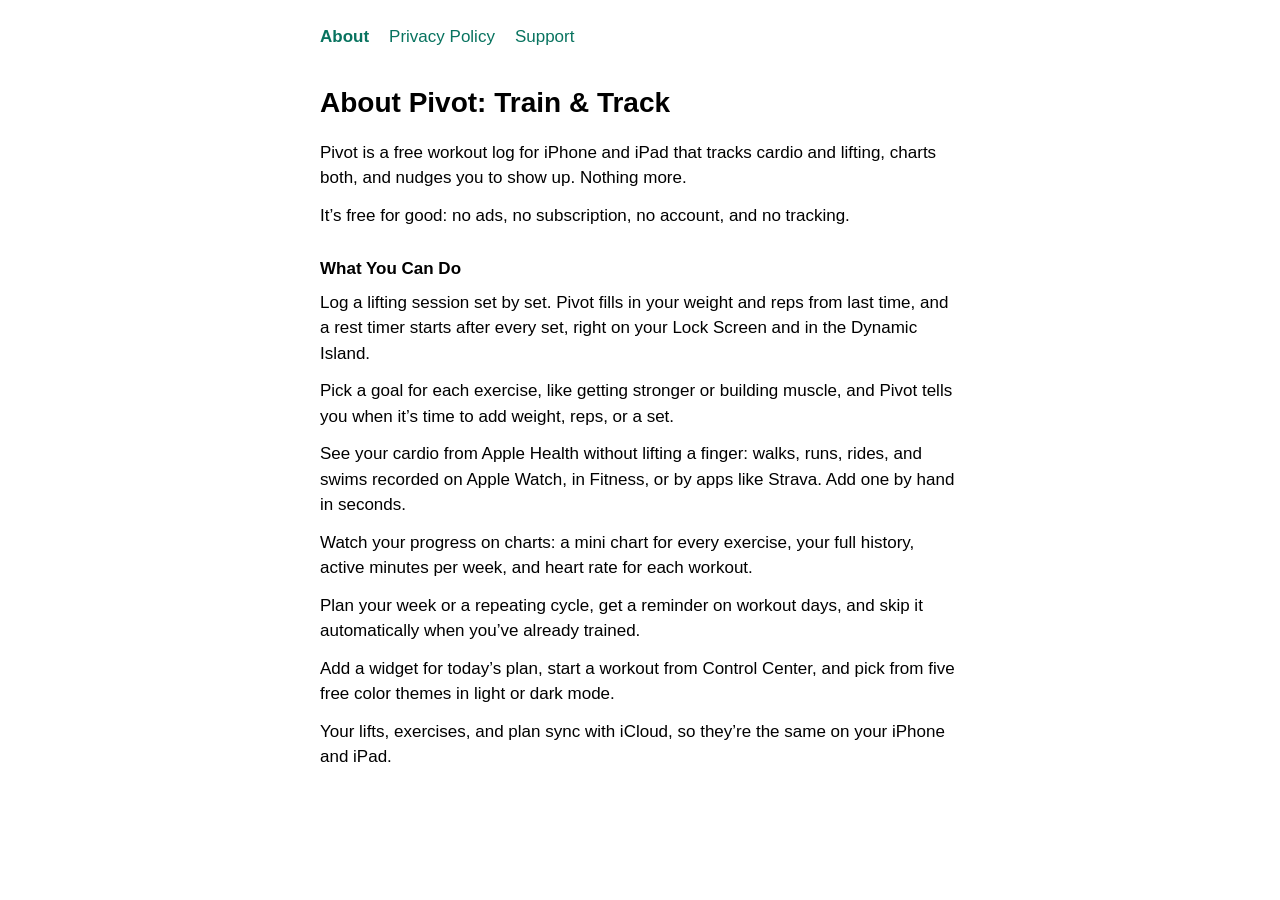
<file: index.html>
<!DOCTYPE html>
<html lang="en">
<head>
    <meta charset="utf-8">
    <meta name="viewport" content="width=device-width, initial-scale=1">
    <title>About Pivot</title>
    <link rel="stylesheet" href="style.css">
</head>
<body>
    <nav>
        <a href="./" aria-current="page">About</a>
        <a href="privacy.html">Privacy Policy</a>
        <a href="support.html">Support</a>
    </nav>

    <h1>About Pivot: Train &amp; Track</h1>
    <p>Pivot is a free workout log for iPhone and iPad that tracks cardio and lifting, charts both, and nudges you to show up. Nothing more.</p>
    <p>It’s free for good: no ads, no subscription, no account, and no tracking.</p>

    <h2>What You Can Do</h2>
    <p>Log a lifting session set by set. Pivot fills in your weight and reps from last time, and a rest timer starts after every set, right on your Lock Screen and in the Dynamic Island.</p>
    <p>Pick a goal for each exercise, like getting stronger or building muscle, and Pivot tells you when it’s time to add weight, reps, or a set.</p>
    <p>See your cardio from Apple Health without lifting a finger: walks, runs, rides, and swims recorded on Apple Watch, in Fitness, or by apps like Strava. Add one by hand in seconds.</p>
    <p>Watch your progress on charts: a mini chart for every exercise, your full history, active minutes per week, and heart rate for each workout.</p>
    <p>Plan your week or a repeating cycle, get a reminder on workout days, and skip it automatically when you’ve already trained.</p>
    <p>Add a widget for today’s plan, start a workout from Control Center, and pick from five free color themes in light or dark mode.</p>
    <p>Your lifts, exercises, and plan sync with iCloud, so they’re the same on your iPhone and iPad.</p>
</body>
</html>
</file>
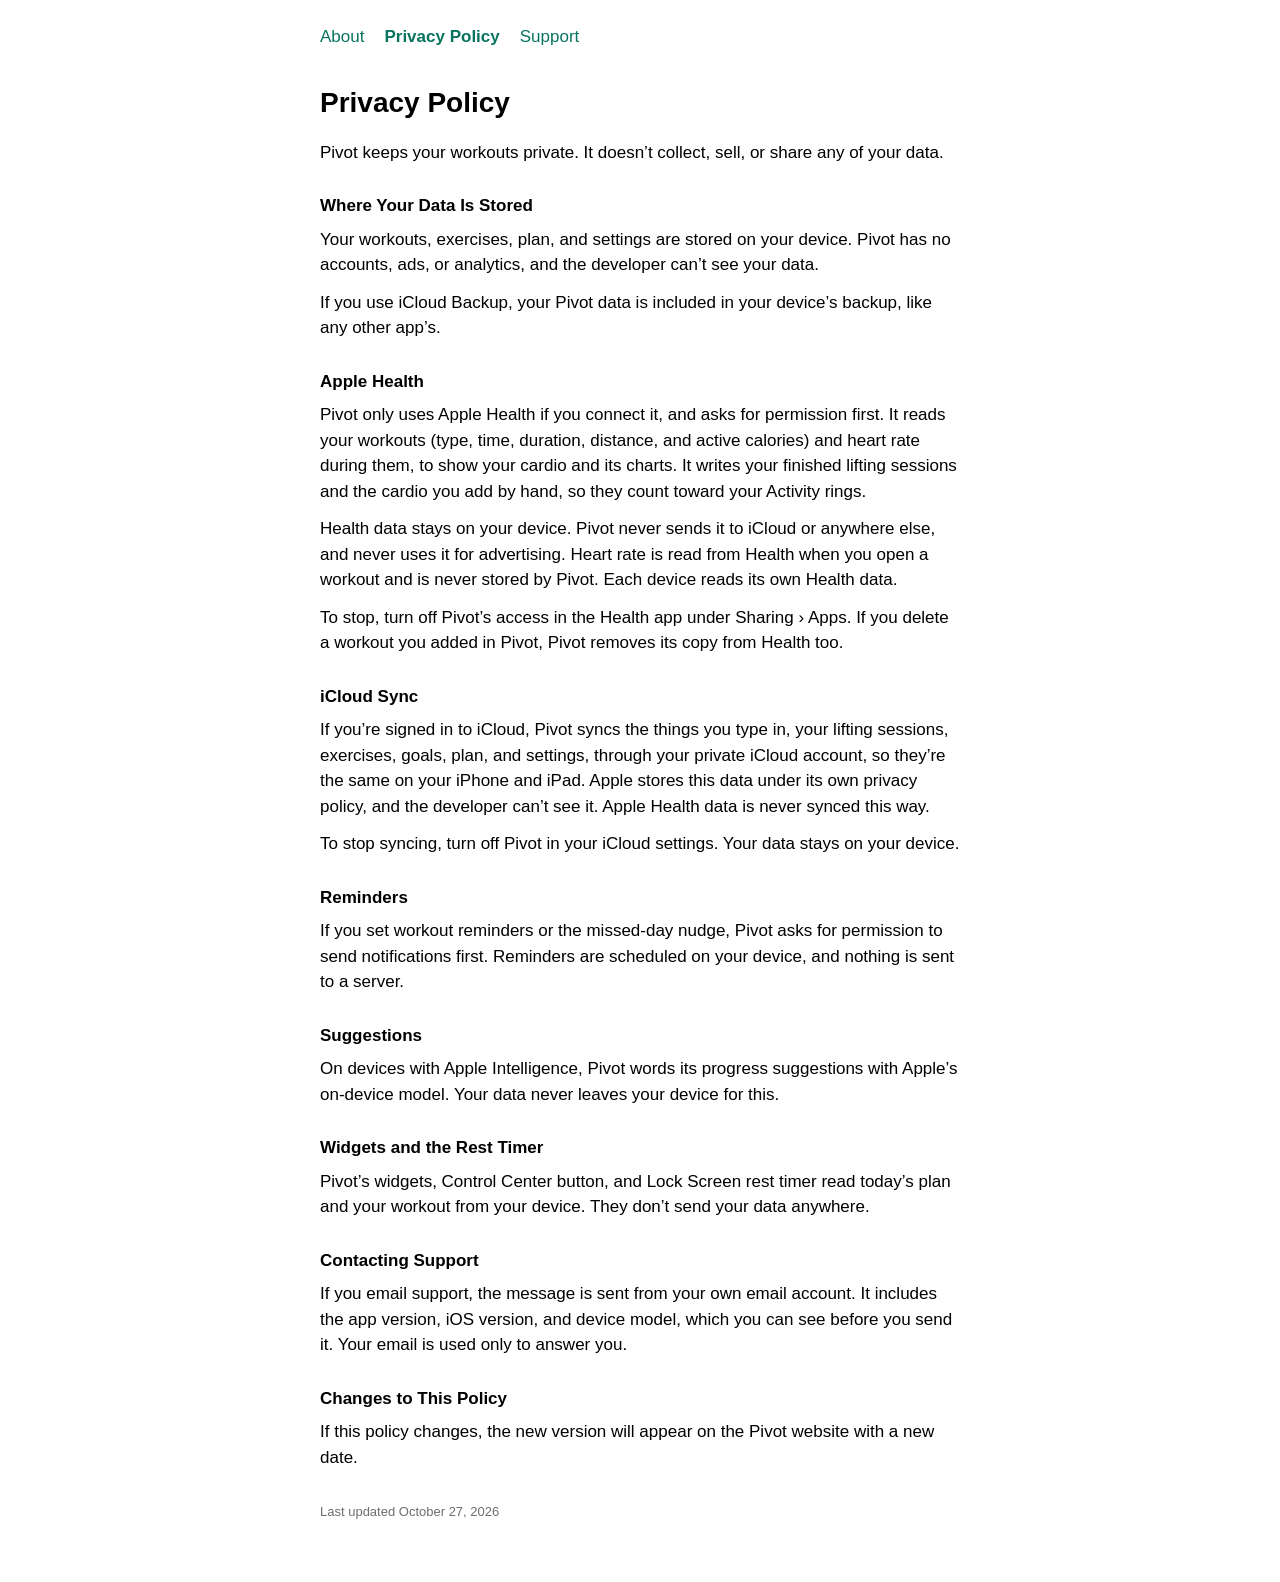
<file: privacy.html>
<!DOCTYPE html>
<html lang="en">
<head>
    <meta charset="utf-8">
    <meta name="viewport" content="width=device-width, initial-scale=1">
    <title>Pivot Privacy Policy</title>
    <link rel="stylesheet" href="style.css">
</head>
<body>
    <nav>
        <a href="./">About</a>
        <a href="privacy.html" aria-current="page">Privacy Policy</a>
        <a href="support.html">Support</a>
    </nav>

    <h1>Privacy Policy</h1>
    <p>Pivot keeps your workouts private. It doesn’t collect, sell, or share any of your data.</p>

    <h2>Where Your Data Is Stored</h2>
    <p>Your workouts, exercises, plan, and settings are stored on your device. Pivot has no accounts, ads, or analytics, and the developer can’t see your data.</p>
    <p>If you use iCloud Backup, your Pivot data is included in your device’s backup, like any other app’s.</p>

    <h2>Apple Health</h2>
    <p>Pivot only uses Apple Health if you connect it, and asks for permission first. It reads your workouts (type, time, duration, distance, and active calories) and heart rate during them, to show your cardio and its charts. It writes your finished lifting sessions and the cardio you add by hand, so they count toward your Activity rings.</p>
    <p>Health data stays on your device. Pivot never sends it to iCloud or anywhere else, and never uses it for advertising. Heart rate is read from Health when you open a workout and is never stored by Pivot. Each device reads its own Health data.</p>
    <p>To stop, turn off Pivot’s access in the Health app under Sharing › Apps. If you delete a workout you added in Pivot, Pivot removes its copy from Health too.</p>

    <h2>iCloud Sync</h2>
    <p>If you’re signed in to iCloud, Pivot syncs the things you type in, your lifting sessions, exercises, goals, plan, and settings, through your private iCloud account, so they’re the same on your iPhone and iPad. Apple stores this data under its own privacy policy, and the developer can’t see it. Apple Health data is never synced this way.</p>
    <p>To stop syncing, turn off Pivot in your iCloud settings. Your data stays on your device.</p>

    <h2>Reminders</h2>
    <p>If you set workout reminders or the missed-day nudge, Pivot asks for permission to send notifications first. Reminders are scheduled on your device, and nothing is sent to a server.</p>

    <h2>Suggestions</h2>
    <p>On devices with Apple Intelligence, Pivot words its progress suggestions with Apple’s on-device model. Your data never leaves your device for this.</p>

    <h2>Widgets and the Rest Timer</h2>
    <p>Pivot’s widgets, Control Center button, and Lock Screen rest timer read today’s plan and your workout from your device. They don’t send your data anywhere.</p>

    <h2>Contacting Support</h2>
    <p>If you email support, the message is sent from your own email account. It includes the app version, iOS version, and device model, which you can see before you send it. Your email is used only to answer you.</p>

    <h2>Changes to This Policy</h2>
    <p>If this policy changes, the new version will appear on the Pivot website with a new date.</p>

    <p class="updated">Last updated October 27, 2026</p>
</body>
</html>
</file>
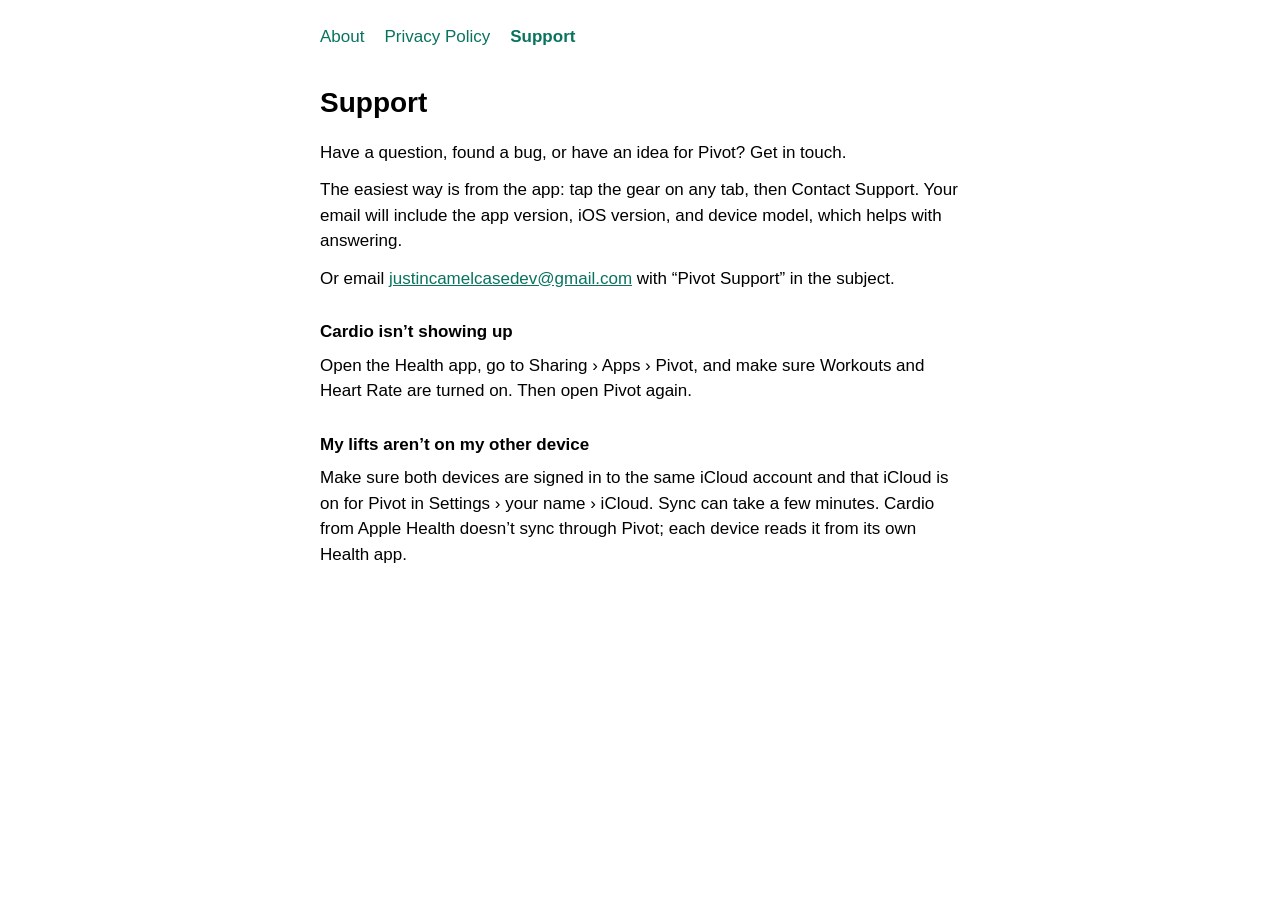
<file: support.html>
<!DOCTYPE html>
<html lang="en">
<head>
    <meta charset="utf-8">
    <meta name="viewport" content="width=device-width, initial-scale=1">
    <title>Pivot Support</title>
    <link rel="stylesheet" href="style.css">
</head>
<body>
    <nav>
        <a href="./">About</a>
        <a href="privacy.html">Privacy Policy</a>
        <a href="support.html" aria-current="page">Support</a>
    </nav>

    <h1>Support</h1>
    <p>Have a question, found a bug, or have an idea for Pivot? Get in touch.</p>
    <p>The easiest way is from the app: tap the gear on any tab, then Contact Support. Your email will include the app version, iOS version, and device model, which helps with answering.</p>
    <p>Or email <a href="mailto:justincamelcasedev@gmail.com?subject=Pivot%20Support">justincamelcasedev@gmail.com</a> with “Pivot Support” in the subject.</p>

    <h2>Cardio isn’t showing up</h2>
    <p>Open the Health app, go to Sharing › Apps › Pivot, and make sure Workouts and Heart Rate are turned on. Then open Pivot again.</p>

    <h2>My lifts aren’t on my other device</h2>
    <p>Make sure both devices are signed in to the same iCloud account and that iCloud is on for Pivot in Settings › your name › iCloud. Sync can take a few minutes. Cardio from Apple Health doesn’t sync through Pivot; each device reads it from its own Health app.</p>
</body>
</html>
</file>
<file: style.css>
:root {
    color-scheme: light dark;
    --accent: #08735f;
    --secondary: #6e6e73;
}

@media (prefers-color-scheme: dark) {
    :root {
        --accent: #2ee6c8;
        --secondary: #98989d;
    }
}

body {
    font: 17px/1.5 -apple-system, BlinkMacSystemFont, "Helvetica Neue", Helvetica, Arial, sans-serif;
    max-width: 640px;
    margin: 0 auto;
    padding: 24px 20px 48px;
}

nav {
    display: flex;
    gap: 20px;
    margin-bottom: 32px;
}

nav a {
    color: var(--accent);
    text-decoration: none;
}

nav a[aria-current="page"] {
    font-weight: 600;
}

h1 {
    font-size: 28px;
    margin: 0 0 16px;
}

h2 {
    font-size: 17px;
    margin: 28px 0 8px;
}

p {
    margin: 0 0 12px;
}

a {
    color: var(--accent);
}

.updated {
    color: var(--secondary);
    font-size: 13px;
    margin-top: 32px;
}
</file>
